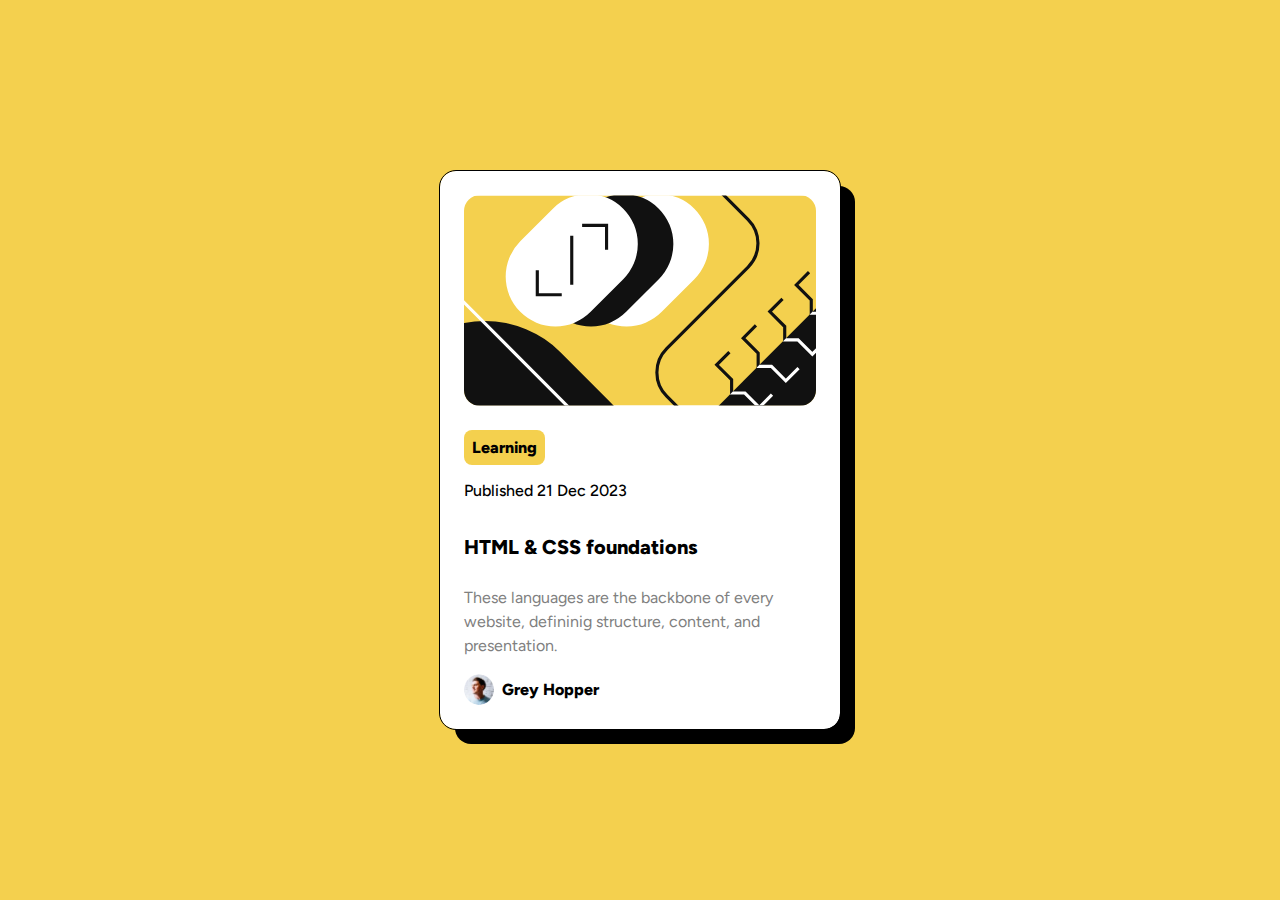
<file: Beginner-projects/blog-preview-card-main/index.html>
<!DOCTYPE html>
<html lang="en">
  <head>
    <meta charset="UTF-8" />
    <meta name="viewport" content="width=device-width, initial-scale=1.0" />
    <!-- displays site properly based on user's device -->
    <title>Frontend Mentor | Blog preview card</title>
    <link
      rel="icon"
      type="image/png"
      sizes="32x32"
      href="./assets/images/favicon-32x32.png"
    />
    <link rel="preconnect" href="https://fonts.googleapis.com" />
    <link rel="preconnect" href="https://fonts.gstatic.com" crossorigin />
    <link
      href="https://fonts.googleapis.com/css2?family=Figtree:ital,wght@0,300..900;1,300..900&display=swap"
      rel="stylesheet"
    />
    <link rel="stylesheet" href="style.css" />
  </head>
  <body>
    <!-- <div class="container">
      <img
        src="assets/images/illustration-article.svg"
        alt="illustration image"
        class="main-image"
      />

      <div class="learning-content">
        <button>Learning</button>
        <p>Published 21 Dec 2023</p>
      </div>

      <div class="main-content">
        <h2>HTML & CSS foundations</h2>
        <p>
          These languages are the backbone of every website, defininig
          structure, conten t, and presentation
        </p>
      </div>

      <div class="author-content">
        <img src="assets/images/image-avatar.webp" alt="avatar of the author" />
        <p>Grey Hooper</p>
      </div>
    </div> -->

    <!-- Referred Code -->
    <div class="card">
      <img
        src="assets/images/illustration-article.svg"
        alt="illustration image"
      />
      <p class="learning">Learning</p>
      <p class="published-date">Published 21 Dec 2023</p>
      <h1><a href="#">HTML & CSS foundations</a></h1>
      <p class="description">
        These languages are the backbone of every website, defininig structure,
        content, and presentation.
      </p>
      <div class="author-section">
        <img src="assets/images/image-avatar.webp" alt="image of the author" />
        <p class="author">Grey Hopper</p>
      </div>
    </div>
  </body>
</html>
</file>
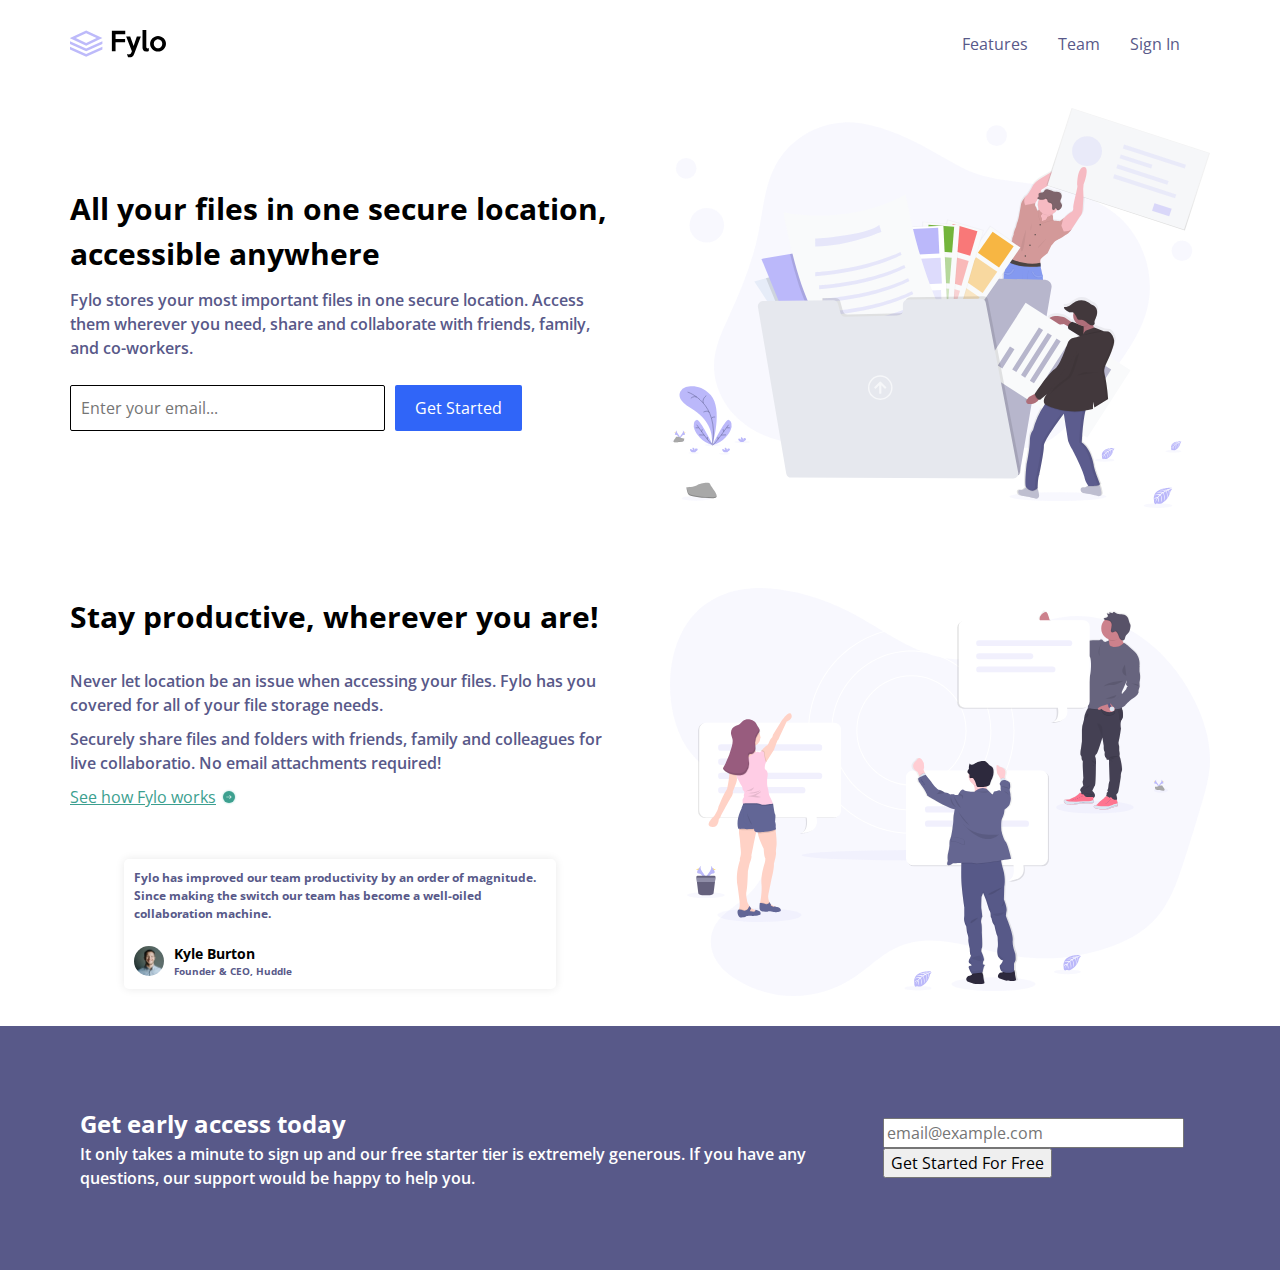
<file: Beginner-projects/fylo-landing-page-with-two-column-layout-master/index.html>
<!DOCTYPE html>
<html lang="en">
  <head>
    <meta charset="UTF-8" />
    <meta name="viewport" content="width=device-width, initial-scale=1.0" />
    <title>Fylo landing page with two column layout</title>
    <link
      rel="icon"
      type="image/png"
      sizes="32x32"
      href="./images/favicon-32x32.png"
    />
    <link rel="preconnect" href="https://fonts.googleapis.com" />
    <link rel="preconnect" href="https://fonts.gstatic.com" crossorigin />
    <link
      href="https://fonts.googleapis.com/css2?family=Raleway:ital,wght@0,100..900;1,100..900&display=swap"
      rel="stylesheet"
    />
    <link rel="preconnect" href="https://fonts.googleapis.com" />
    <link rel="preconnect" href="https://fonts.gstatic.com" crossorigin />
    <link
      href="https://fonts.googleapis.com/css2?family=Open+Sans:ital,wght@0,300..800;1,300..800&display=swap"
      rel="stylesheet"
    />
    <link rel="stylesheet" href="style.css" />
  </head>
  <body>
    <div class="container">
      <main class="main-container">
        <!-- Header navigation section -->
        <header class="main__header">
          <img class="logo" src="images/logo.svg" alt="fylo logo" />
          <nav>
            <ul class="navbar__items">
              <li class="hideMenu"><a href="#">Features</a></li>
              <li class="hideMenu"><a href="#">Team</a></li>
              <li class="hideMenu"><a href="#">Sign In</a></li>
              <li class="menu-button" onclick="showMenu()">
                <svg
                  xmlns="http://www.w3.org/2000/svg"
                  height="26"
                  viewBox="0 96 960 960"
                  width="26"
                >
                  <path
                    d="M120 816v-60h720v60H120Zm0-210v-60h720v60H120Zm0-210v-60h720v60H120Z"
                  />
                </svg>
              </li>
            </ul>

            <ul class="sidebar">
              <li onclick="hideSidebar()">
                <svg
                  xmlns="http://www.w3.org/2000/svg"
                  height="26"
                  viewBox="0 96 960 960"
                  width="26"
                >
                  <path
                    d="m249 849-42-42 231-231-231-231 42-42 231 231 231-231 42 42-231 231 231 231-42 42-231-231-231 231Z"
                  />
                </svg>
              </li>

              <li><a href="#">Features</a></li>
              <li><a href="#">Team</a></li>
              <li><a href="#">Sign In</a></li>
            </ul>
          </nav>
        </header>
        <!-- Main illustration section -->
        <section class="main__illustration">
          <picture>
            <img
              src="images/illustration-1.svg"
              alt=""
              class="illustration__image"
            />
          </picture>
          <div class="main__content">
            <h1>All your files in one secure location, accessible anywhere</h1>
            <p>
              Fylo stores your most important files in one secure location.
              Access them wherever you need, share and collaborate with friends,
              family, and co-workers.
            </p>
            <div class="flex__input">
              <input
                type="email"
                id="name"
                name="name"
                required
                minlength="4"
                maxlength="8"
                size="30"
                placeholder="Enter your email..."
              />
              <button class="btn__start">Get Started</button>
            </div>
          </div>
        </section>
        <!-- End of Main Illustration section -->
        <!-- Second illustration section -->
        <section class="secondary__illustration">
          <picture>
            <img
              src="images/illustration-2.svg"
              alt="illustration second image"
              class="illustration__image"
            />
          </picture>
          <!-- Secondary content section -->
          <div class="secondary__content">
            <div class="secondary__content__details">
              <h1>Stay productive, wherever you are!</h1>
              <p>
                Never let location be an issue when accessing your files. Fylo
                has you covered for all of your file storage needs.
              </p>
              <p class="secondary__paragraph">
                Securely share files and folders with friends, family and
                colleagues for live collaboratio. No email attachments required!
              </p>

              <a href="#"
                >See how Fylo works
                <svg
                  width="16"
                  height="16"
                  xmlns="http://www.w3.org/2000/svg"
                  xmlns:xlink="http://www.w3.org/1999/xlink"
                >
                  <defs>
                    <circle id="b" cx="6" cy="6" r="6" />
                    <filter
                      x="-25%"
                      y="-25%"
                      width="150%"
                      height="150%"
                      filterUnits="objectBoundingBox"
                      id="a"
                    >
                      <feOffset in="SourceAlpha" result="shadowOffsetOuter1" />
                      <feGaussianBlur
                        stdDeviation="1"
                        in="shadowOffsetOuter1"
                        result="shadowBlurOuter1"
                      />
                      <feColorMatrix
                        values="0 0 0 0 0.239215686 0 0 0 0 0.62745098 0 0 0 0 0.560784314 0 0 0 0.793506567 0"
                        in="shadowBlurOuter1"
                      />
                    </filter>
                  </defs>
                  <g fill="none" fill-rule="evenodd">
                    <g transform="translate(2 2)">
                      <use fill="#000" filter="url(#a)" xlink:href="#b" />
                      <use fill="#3DA08F" xlink:href="#b" />
                    </g>
                    <path
                      d="M8.582 6l-.363.35 1.452 1.4H5.333v.5h4.338L8.22 9.65l.363.35 2.074-2z"
                      fill="#FFF"
                    />
                  </g>
                </svg>
              </a>
            </div>

            <!-- Author testimonial section -->
            <div class="author__testimonial">
              <div class="testimonial__container">
                <p>
                  Fylo has improved our team productivity by an order of
                  magnitude. Since making the switch our team has become a
                  well-oiled collaboration machine.
                </p>
                <!-- Details about author section -->
                <div class="author__div">
                  <img
                    src="images/avatar-testimonial.jpg"
                    alt="image of the testimonial author"
                    class="author__image"
                  />
                  <!-- Author details section -->
                  <div class="author__details">
                    <h4>Kyle Burton</h4>
                    <p>Founder & CEO, Huddle</p>
                  </div>
                </div>
              </div>
            </div>
          </div>
        </section>
        <!-- End of secondary section -->
      </main>
      <!-- Get Early section -->
      <section class="section__get">
        <article class="getearly__content">
          <h2>Get early access today</h2>
          <p>
            It only takes a minute to sign up and our free starter tier is
            extremely generous. If you have any questions, our support would be
            happy to help you.
          </p>
        </article>
        <form>
          <input
            type="email"
            id="name"
            name="name"
            required
            minlength="4"
            size="30"
            maxlength="8"
            placeholder="email@example.com"
          />
          <button>Get Started For Free</button>
        </form>
      </section>
      <!-- End of Get Early section -->
    </div>
    <script>
      function showMenu() {
        document.querySelector(".sidebar").style.display = "flex";
      }
      function hideSidebar() {
        document.querySelector(".sidebar").style.display = "none";
      }
    </script>
  </body>
</html>
</file>
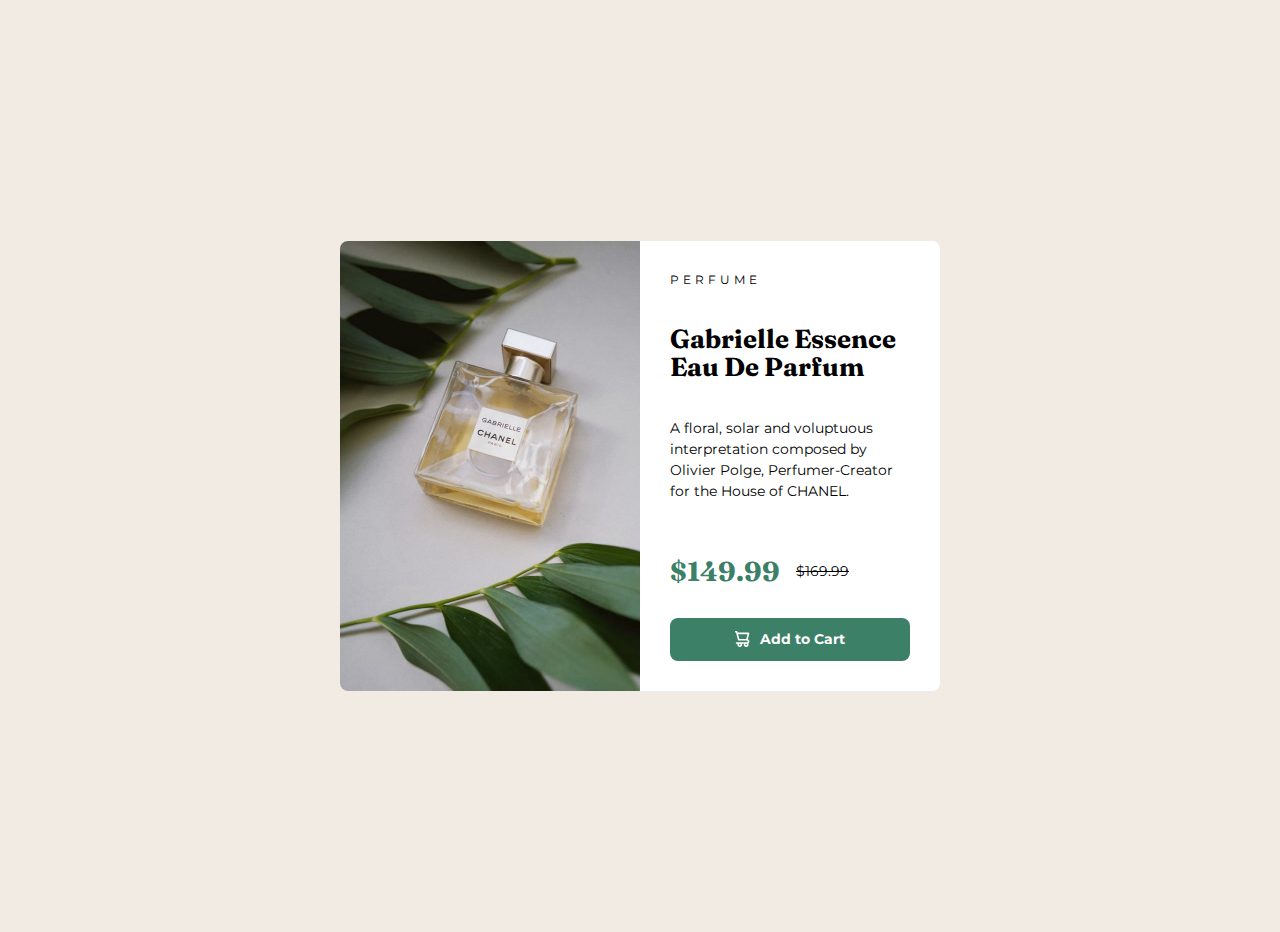
<file: Beginner-projects/product-preview-card-component-main/index.html>
<!DOCTYPE html>
<html lang="en">
  <head>
    <meta charset="UTF-8" />
    <meta name="viewport" content="width=device-width, initial-scale=1.0" />
    <title>Product preview card component</title>
    <link
      rel="icon"
      type="image/png"
      sizes="32x32"
      href="./images/favicon-32x32.png"
    />
    <link rel="preconnect" href="https://fonts.googleapis.com" />
    <link rel="preconnect" href="https://fonts.gstatic.com" crossorigin />
    <link
      href="https://fonts.googleapis.com/css2?family=Montserrat:ital,wght@0,100..900;1,100..900&display=swap"
      rel="stylesheet"
    />
    <link rel="preconnect" href="https://fonts.googleapis.com" />
    <link rel="preconnect" href="https://fonts.gstatic.com" crossorigin />
    <link
      href="https://fonts.googleapis.com/css2?family=Fraunces:ital,opsz,wght@0,9..144,100..900;1,9..144,100..900&display=swap"
      rel="stylesheet"
    />
    <link rel="stylesheet" href="style.css" />
  </head>
  <body>
    <main>
      <article class="product">
        <picture>
          <source
            srcset="images/image-product-desktop.jpg"
            media="(min-width: 600px)"
          />
          <img
            src="images/image-product-mobile.jpg"
            alt="gabrielle essence eau de parfum image"
            class="product-img"
          />
        </picture>

        <div class="product__content">
          <p class="product__category">perfume</p>
          <h1 class="product__title">gabrielle essence eau de parfum</h1>
          <p>
            A floral, solar and voluptuous interpretation composed by Olivier
            Polge, Perfumer-Creator for the House of CHANEL.
          </p>

          <div class="flex-price">
            <p class="product__price">$149.99</p>
            <p class="product__original_price"><s>$169.99</s></p>
          </div>

          <button class="button" data-icon="shopping-cart">Add to Cart</button>
        </div>
      </article>
    </main>
  </body>
</html>
</file>
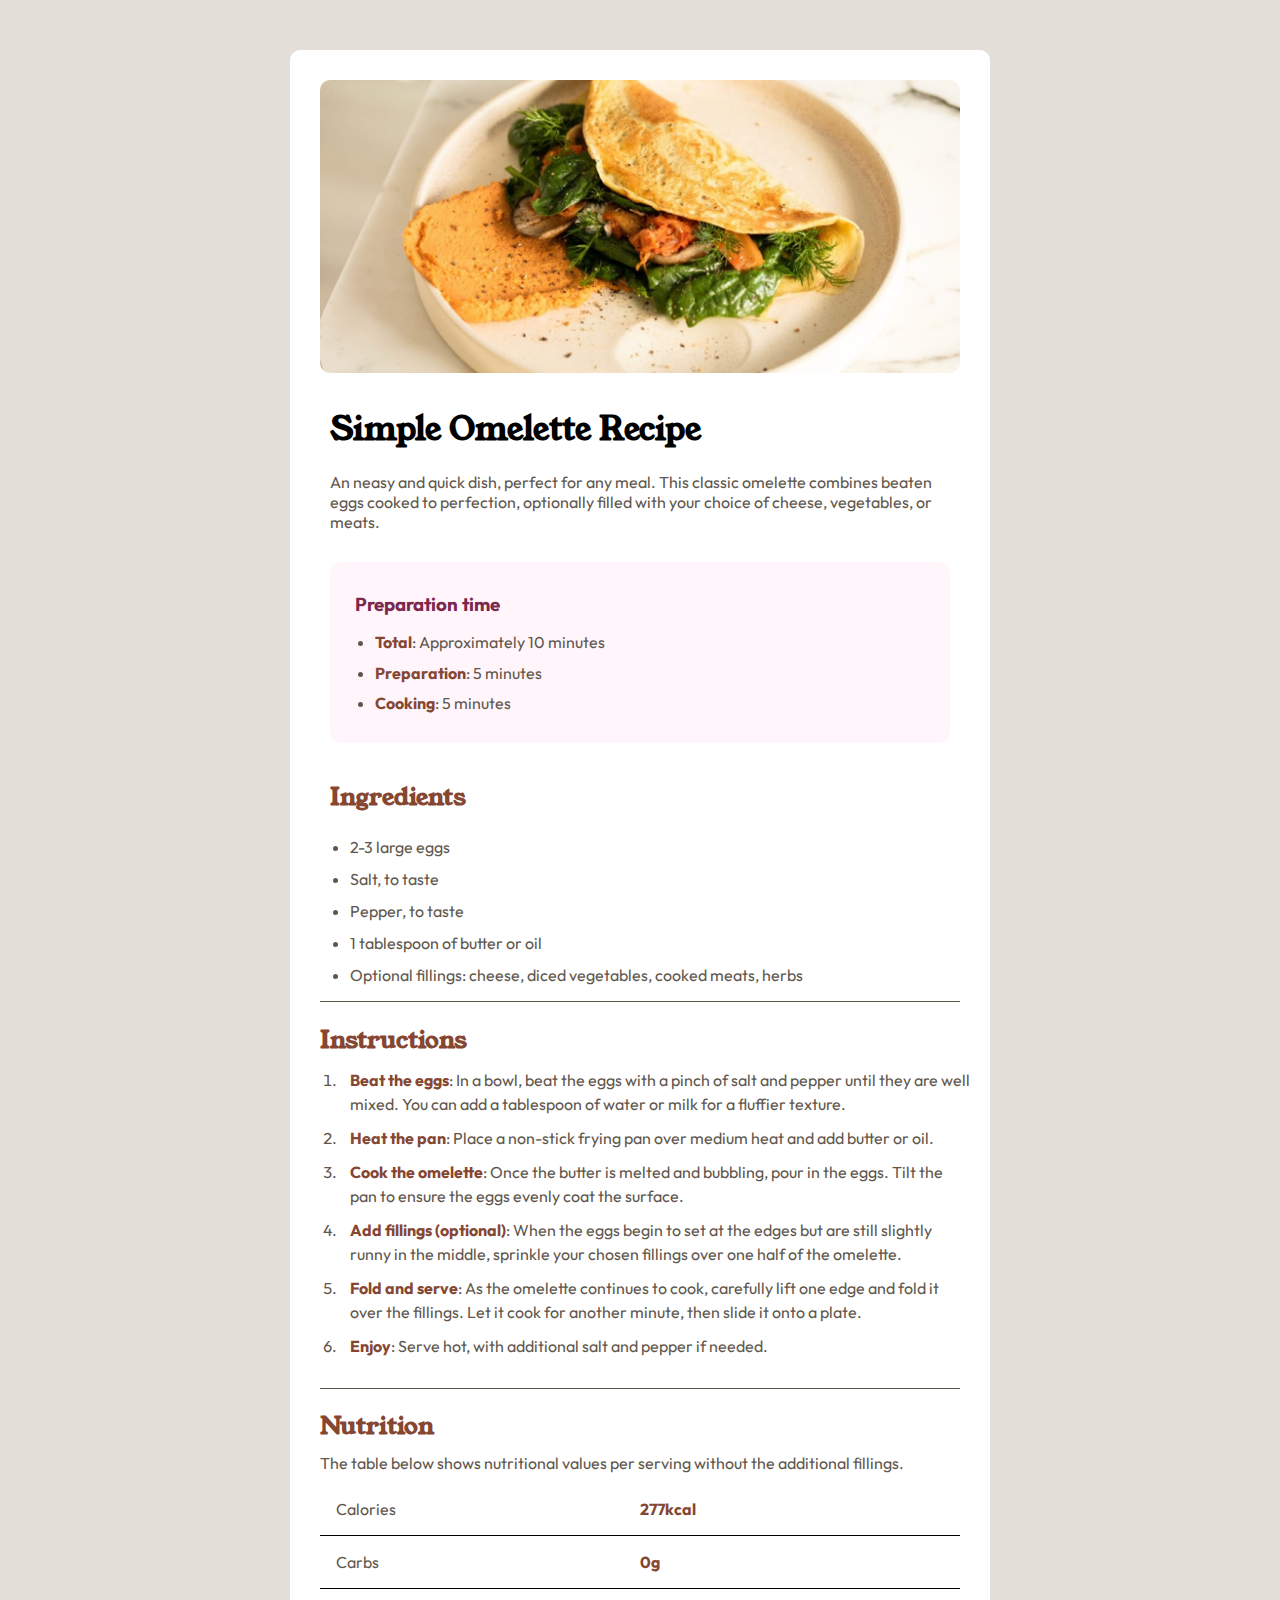
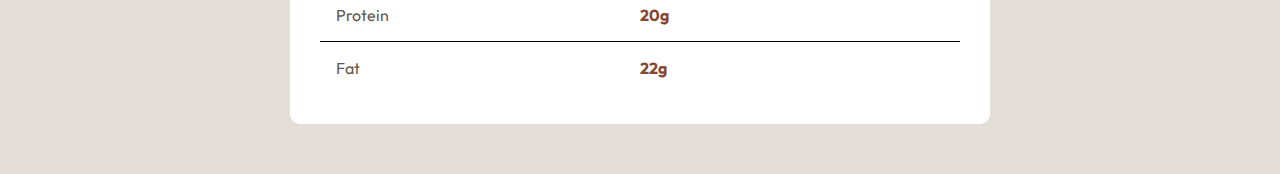
<file: Beginner-projects/recipe-page-main/index.html>
<!DOCTYPE html>
<html lang="en">
  <head>
    <meta charset="UTF-8" />
    <meta name="viewport" content="width=device-width, initial-scale=1.0" />
    <title>Recipe page</title>
    <link
      rel="icon"
      type="image/png"
      sizes="32x32"
      href="./assets/images/favicon-32x32.png"
    />
    <link rel="preconnect" href="https://fonts.googleapis.com" />
    <link rel="preconnect" href="https://fonts.gstatic.com" crossorigin />
    <link
      href="https://fonts.googleapis.com/css2?family=Young+Serif&display=swap"
      rel="stylesheet"
    />
    <link rel="preconnect" href="https://fonts.googleapis.com" />
    <link rel="preconnect" href="https://fonts.gstatic.com" crossorigin />
    <link
      href="https://fonts.googleapis.com/css2?family=Outfit:wght@100..900&display=swap"
      rel="stylesheet"
    />
    <link rel="stylesheet" href="style.css" />
  </head>
  <body>
    <div class="container">
      <img
        src="assets/images/image-omelette.jpeg"
        alt="image of an omlette"
        class="img-omelette"
      />
      <header>
        <h1 class="main-heading">simple omelette recipe</h1>
        <p class="main-description">
          An neasy and quick dish, perfect for any meal. This classic omelette
          combines beaten eggs cooked to perfection, optionally filled with your
          choice of cheese, vegetables, or meats.
        </p>

        <ul class="preparation-time">
          <h3>Preparation time</h3>
          <li><strong>Total</strong>: Approximately 10 minutes</li>
          <li><strong>Preparation</strong>: 5 minutes</li>
          <li><strong>Cooking</strong>: 5 minutes</li>
        </ul>

        <ul class="ingredients">
          <h2>Ingredients</h2>
          <li>2-3 large eggs</li>
          <li>Salt, to taste</li>
          <li>Pepper, to taste</li>
          <li>1 tablespoon of butter or oil</li>
          <li>
            Optional fillings: cheese, diced vegetables, cooked meats, herbs
          </li>
        </ul>
      </header>

      <section>
        <h2 class="heading-instruction">Instructions</h2>
        <ol>
          <li>
            <span
              ><strong>Beat the eggs</strong>: In a bowl, beat the eggs with a
              pinch of salt and pepper until they are well mixed. You can add a
              tablespoon of water or milk for a fluffier texture.</span
            >
          </li>
          <li>
            <span
              ><strong>Heat the pan</strong>: Place a non-stick frying pan over
              medium heat and add butter or oil.</span
            >
          </li>
          <li>
            <span
              ><strong>Cook the omelette</strong>: Once the butter is melted and
              bubbling, pour in the eggs. Tilt the pan to ensure the eggs evenly
              coat the surface.</span
            >
          </li>
          <li>
            <span
              ><strong>Add fillings (optional)</strong>: When the eggs begin to
              set at the edges but are still slightly runny in the middle,
              sprinkle your chosen fillings over one half of the omelette.</span
            >
          </li>
          <li>
            <span
              ><strong>Fold and serve</strong>: As the omelette continues to
              cook, carefully lift one edge and fold it over the fillings. Let
              it cook for another minute, then slide it onto a plate.</span
            >
          </li>
          <li>
            <span
              ><strong>Enjoy</strong>: Serve hot, with additional salt and
              pepper if needed.</span
            >
          </li>
        </ol>
      </section>
      <aside>
        <h2>Nutrition</h2>
        <p>
          The table below shows nutritional values per serving without the
          additional fillings.
        </p>
        <table>
          <tr>
            <td>Calories</td>
            <td><strong>277kcal</strong></td>
          </tr>
          <tr>
            <td>Carbs</td>
            <td><strong>0g</strong></td>
          </tr>
          <tr>
            <td>Protein</td>
            <td><strong>20g</strong></td>
          </tr>
          <tr>
            <td>Fat</td>
            <td><strong>22g</strong></td>
          </tr>
        </table>
      </aside>
    </div>
  </body>
</html>
</file>
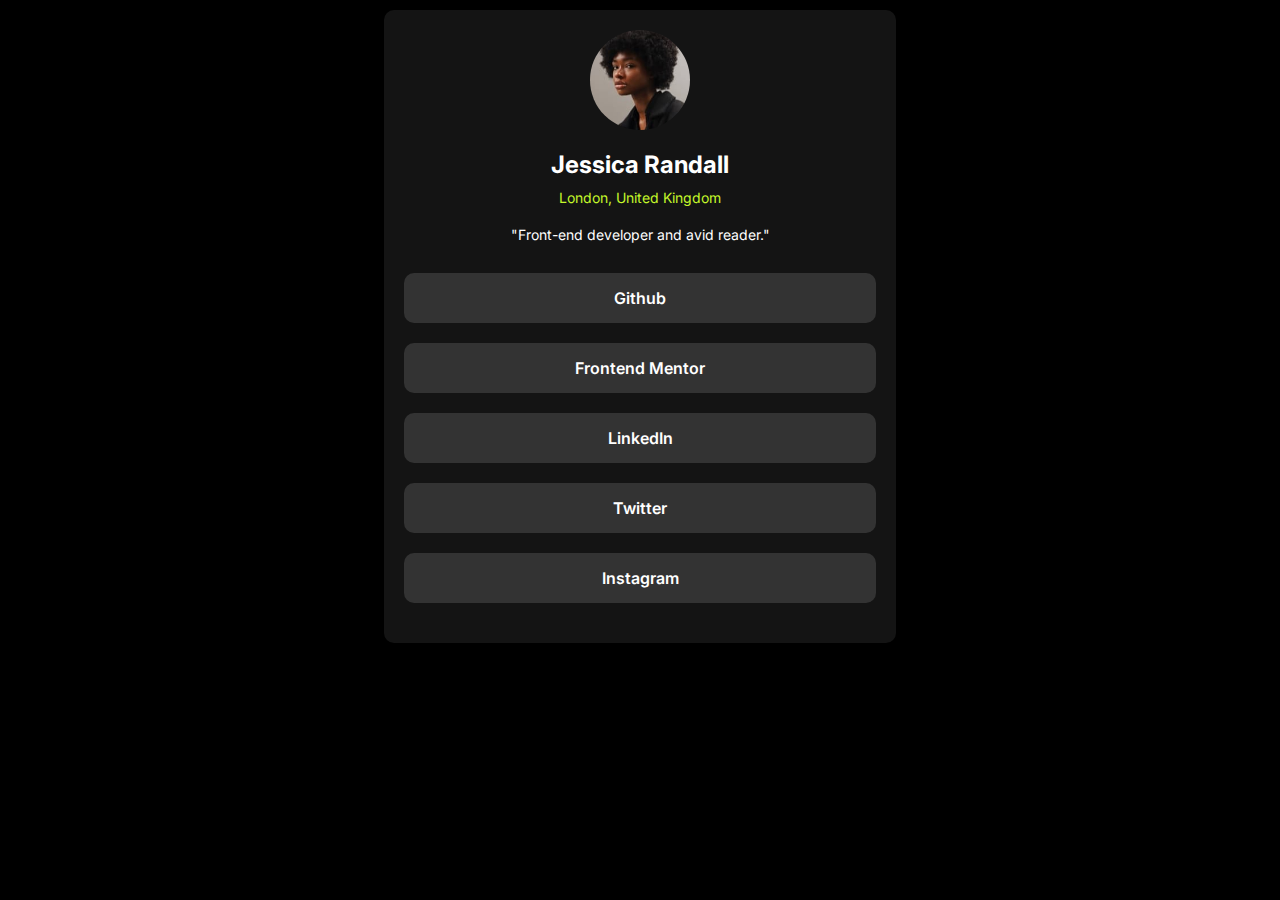
<file: Beginner-projects/social-links-profile-main/index.html>
<!DOCTYPE html>
<html lang="en">
  <head>
    <meta charset="UTF-8" />
    <meta name="viewport" content="width=device-width, initial-scale=1.0" />
    <title>Frontend Mentor | Social links profile</title>
    <link
      rel="icon"
      type="image/png"
      sizes="32x32"
      href="./assets/images/favicon-32x32.png"
    />
    <link rel="preconnect" href="https://fonts.googleapis.com" />
    <link rel="preconnect" href="https://fonts.gstatic.com" crossorigin />
    <link
      href="https://fonts.googleapis.com/css2?family=Inter:wght@100..900&display=swap"
      rel="stylesheet"
    />
    <link rel="stylesheet" href="style.css" />
  </head>
  <body>
    <div class="container">
      <div class="person-profile">
        <img
          src="assets/images/avatar-jessica.jpeg"
          alt="image of the person"
          class="person-avatar"
        />
        <h2>Jessica Randall</h2>
        <p class="person-place">London, United Kingdom</p>
        <p class="person-domain">"Front-end developer and avid reader."</p>
      </div>
      <div class="links">
        <ul class="profile-links">
          <li>Github</li>
          <li>Frontend Mentor</li>
          <li>LinkedIn</li>
          <li>Twitter</li>
          <li>Instagram</li>
        </ul>
      </div>
    </div>
  </body>
</html>
</file>
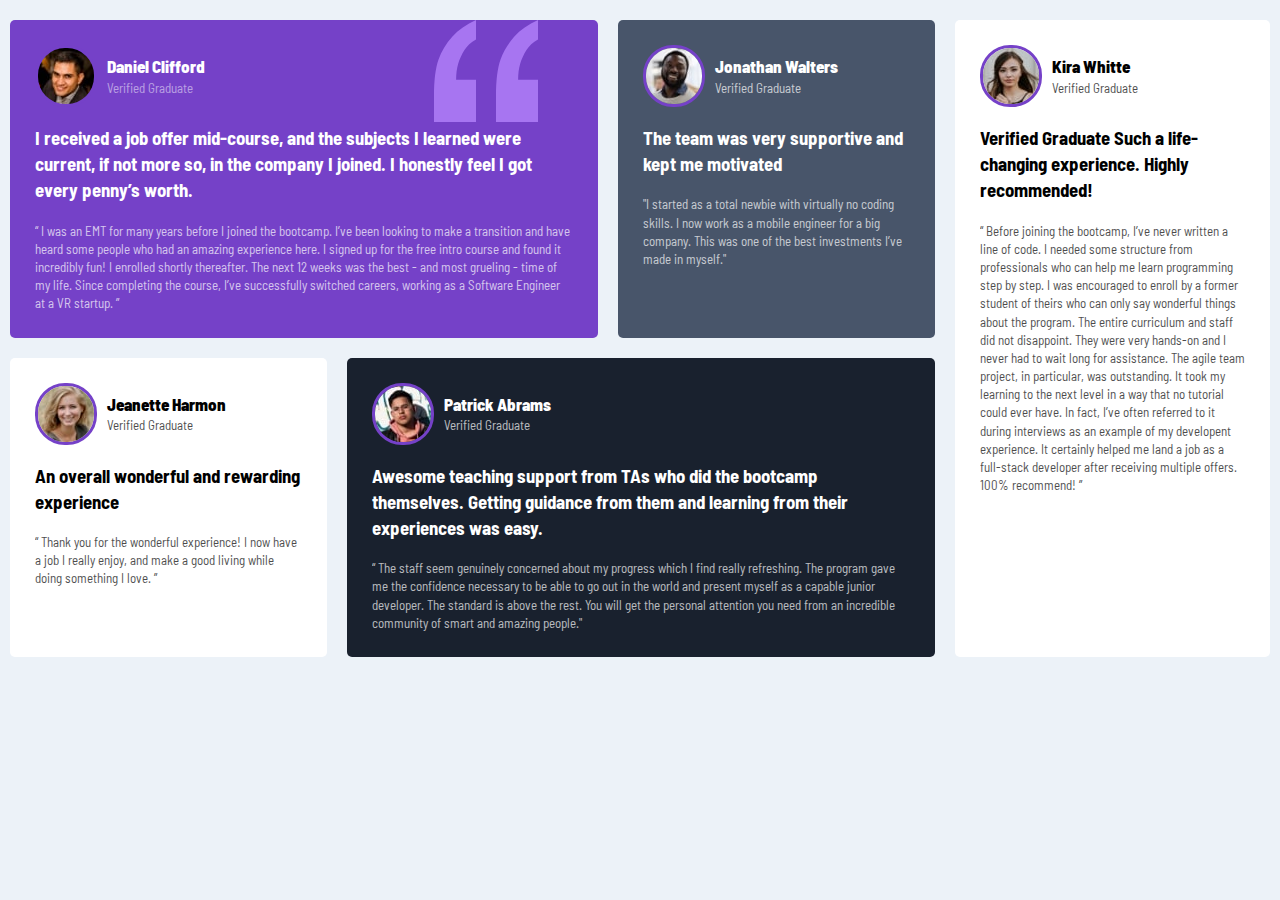
<file: Beginner-projects/testimonials-grid-section-main/index.html>
<!DOCTYPE html>
<html lang="en">
  <head>
    <meta charset="UTF-8" />
    <meta name="viewport" content="width=device-width, initial-scale=1.0" />
    <!-- displays site properly based on user's device -->
    <title>Testimonials Page</title>

    <link
      rel="icon"
      type="image/png"
      sizes="32x32"
      href="./images/favicon-32x32.png"
    />
    <link rel="stylesheet" href="style.css" />
    <link rel="preconnect" href="https://fonts.googleapis.com" />
    <link rel="preconnect" href="https://fonts.gstatic.com" crossorigin />
    <link
      href="https://fonts.googleapis.com/css2?family=Barlow+Semi+Condensed:wght@500;600;700&display=swap"
      rel="stylesheet"
    />
  </head>
  <body>
    <div class="testimonials-grid">
      <div class="main-container">
        <div id="top">
          <div class="testimonial-1 grid-item">
            <img
              class="quote"
              src="images/bg-pattern-quotation.svg"
              alt="a quote picture"
            />
            <div class="person">
              <img
                src="images/image-daniel.jpg"
                alt="daniel giving his knowledge"
              />
              <div class="person-detail">
                <p class="author">Daniel Clifford</p>
                <p class="verified">Verified Graduate</p>
              </div>
            </div>
            <h3 class="person-testimonial">
              I received a job offer mid-course, and the subjects I learned were
              current, if not more so, in the company I joined. I honestly feel
              I got every penny’s worth.
            </h3>
            <p>
              “ I was an EMT for many years before I joined the bootcamp. I’ve
              been looking to make a transition and have heard some people who
              had an amazing experience here. I signed up for the free intro
              course and found it incredibly fun! I enrolled shortly thereafter.
              The next 12 weeks was the best - and most grueling - time of my
              life. Since completing the course, I’ve successfully switched
              careers, working as a Software Engineer at a VR startup. ”
            </p>
          </div>

          <div class="testimonial-2 grid-item">
            <div class="person">
              <img
                src="images/image-jonathan.jpg"
                alt="daniel giving his knowledge"
              />
              <div class="person-detail">
                <p class="author">Jonathan Walters</p>
                <p>Verified Graduate</p>
              </div>
            </div>
            <h3 class="person-testimonial">
              The team was very supportive and kept me motivated
            </h3>
            <p>
              "I started as a total newbie with virtually no coding skills. I
              now work as a mobile engineer for a big company. This was one of
              the best investments I’ve made in myself."
            </p>
          </div>
        </div>
        <div id="bottom">
          <div class="testimonial-3 grid-item">
            <div class="person">
              <img
                src="images/image-jeanette.jpg"
                alt="daniel giving his knowledge"
              />
              <div class="person-detail">
                <p class="author">Jeanette Harmon</p>
                <p>Verified Graduate</p>
              </div>
            </div>
            <h3 class="person-testimonial">
              An overall wonderful and rewarding experience
            </h3>
            <p>
              “ Thank you for the wonderful experience! I now have a job I
              really enjoy, and make a good living while doing something I love.
              ”
            </p>
          </div>
          <div class="testimonial-4 grid-item">
            <div class="person">
              <img
                src="images/image-patrick.jpg"
                alt="daniel giving his knowledge"
              />
              <div class="person-detail">
                <p class="author">Patrick Abrams</p>
                <p>Verified Graduate</p>
              </div>
            </div>
            <h3 class="person-testimonial">
              Awesome teaching support from TAs who did the bootcamp themselves.
              Getting guidance from them and learning from their experiences was
              easy.
            </h3>
            <p>
              “ The staff seem genuinely concerned about my progress which I
              find really refreshing. The program gave me the confidence
              necessary to be able to go out in the world and present myself as
              a capable junior developer. The standard is above the rest. You
              will get the personal attention you need from an incredible
              community of smart and amazing people."
            </p>
          </div>
        </div>
      </div>
      <div class="testimonial-5 grid-item">
        <div class="person">
          <img src="images/image-kira.jpg" alt="daniel giving his knowledge" />
          <div class="person-detail">
            <p class="author">Kira Whitte</p>
            <p>Verified Graduate</p>
          </div>
        </div>
        <h3 class="person-testimonial">
          Verified Graduate Such a life-changing experience. Highly recommended!
        </h3>
        <p>
          “ Before joining the bootcamp, I’ve never written a line of code. I
          needed some structure from professionals who can help me learn
          programming step by step. I was encouraged to enroll by a former
          student of theirs who can only say wonderful things about the program.
          The entire curriculum and staff did not disappoint. They were very
          hands-on and I never had to wait long for assistance. The agile team
          project, in particular, was outstanding. It took my learning to the
          next level in a way that no tutorial could ever have. In fact, I’ve
          often referred to it during interviews as an example of my developent
          experience. It certainly helped me land a job as a full-stack
          developer after receiving multiple offers. 100% recommend! ”
        </p>
      </div>
    </div>
  </body>
</html>
</file>
<file: Beginner-projects/blog-preview-card-main/style.css>
/* * 

{
  margin: 0;
  padding: 0;
  box-sizing: border-box;
}

body {
  font-family: "Figtree", sans-serif;
  background-color: #f4d04e;
}

.container {
  width: 400px;
  border: 1px solid #000;
  border-right: 10px solid #000;
  border-radius: 10px;
  margin: 50px auto;
  padding: 20px;
  background-color: #fff;
}

.main-image {
  border-radius: 10px;
  width: 100%;
}

.learning-content {
  margin-top: 20px;
}

.learning-content button {
  background-color: #f4d04e;
  padding: 10px;
  font-size: 16px;
  border: 0;
  font-weight: 800;
  border-radius: 5px;
  margin-bottom: 5px;
}

.learning-content p {
  font-size: 16px;
  margin-top: 10px;
}

.main-content {
  margin-top: 20px;
}

.main-content h2 {
  font-weight: 800;
  margin-bottom: 15px;
}

.main-content p {
  color: #808080;
  line-height: 1.5;
}

.author-content {
  display: flex;
  align-items: center;
  gap: 10px;
  margin-top: 40px;
}

.author-content img {
  height: 40px;
}

.author-content p {
  font-weight: 800;
  font-size: 16px;
} */

/* Referred code */
* {
  margin: 0;
  padding: 0;
  box-sizing: border-box;
}

body {
  background-color: #f4d04e;
  min-height: 100vh;
  font-family: "Figtree", sans-serif;
  display: grid;
  place-content: center;
}

img {
  width: 100%;
  display: block;
}

.card {
  background-color: #fff;
  max-width: 400px;
  padding: 1.5rem;
  margin: 1rem;
  position: relative;
  border-radius: 1rem;
  outline: 1px solid #000;
}

.card::before {
  content: "";
  display: block;
  width: 100%;
  height: 100%;
  background-color: #000;
  position: absolute;
  top: 15px;
  right: -15px;
  border-radius: 1rem;
  z-index: -1;
}

.card img {
  border-radius: 1rem;
}

.card .learning {
  background-color: #f4d04e;
  width: min-content;
  margin-top: 24px;
  padding: 8px;
  font-weight: 800;
  border-radius: 8px;
}

.card .published-date {
  margin-top: 1rem;
  font-weight: 500;
}

.card h1 {
  margin: 1.5rem 0;
}

.card h1 a {
  color: #000;
  font-size: 24px;
  font-weight: 800;
  /* line-height: 1; */
  text-decoration: none;
}

.card h1 a:hover {
  color: #f4d04e;
}

.card .description {
  color: #808080;
  line-height: 1.5;
}

.card .author-section {
  margin-top: 16px;
  display: flex;
  align-items: center;
  gap: 0.5rem;
}

.card .author-section img {
  width: 30px;
}

.card .author-section .author {
  font-weight: 800;
}

@media (min-width: 375px) {
  .card h1 a {
    font-size: 1.25rem;
  }
}
</file>
<file: Beginner-projects/fylo-landing-page-with-two-column-layout-master/style.css>
/*
  1. Use a more-intuitive box-sizing model.
*/
*,
*::before,
*::after {
  box-sizing: border-box;
}
/*
  2. Remove default margin
*/
* {
  margin: 0;
}
/*
  Typographic tweaks!
  3. Add accessible line-height
  4. Improve text rendering
*/
body {
  line-height: 1.5;
  -webkit-font-smoothing: antialiased;
}
/*
  5. Improve media defaults
*/
img,
picture,
video,
canvas,
svg {
  display: block;
  max-width: 100%;
}
/*
  6. Remove built-in form typography styles
*/
input,
button,
textarea,
select {
  font: inherit;
}
/*
  7. Avoid text overflows
*/
p,
h1,
h2,
h3,
h4,
h5,
h6 {
  overflow-wrap: break-word;
}

p {
  font-size: 16px;
  font-weight: 600;
}

:root {
  --very-darkblue: hsl(243, 87%, 12%);
  --desaturated-blue: hsl(238, 22%, 44%);
  --bright-blue: hsl(224, 93%, 58%);
  --moderate-cyan: hsl(170, 45%, 43%);
  --light-grayish-blue: hsl(240, 75%, 98%);
  --light-gray: hsl(0, 0%, 75%);
  --white: #fff;
  --black: #000;

  --ff-raleway: "Raleway", sans-serif;
  --ff-opensans: "Open Sans", sans-serif;

  --fw-raleways-400: 400;
  --fw-raleways-700: 700;
  --fw-opensans-400: 400;
}

body {
  font-family: var(--ff-opensans);
  font-weight: var(--fw-opensans-400);
  color: var(--desaturated-blue);
}

/* General styles for whole container */

.main-container {
  max-width: 1200px;
  margin: 0 auto;
  padding: 30px;
}

/* Styles for header */

.main__header {
  display: flex;
  align-items: center;
  justify-content: space-between;
}

.logo {
  width: 5.5rem;
}

.navbar__items {
  display: flex;
  align-items: center;
  justify-content: center;
  padding: 0;
}

.navbar__items li {
  font-size: 14px;
  list-style: none;
  margin-right: 30px;
}

.navbar__items li:last-child {
  margin: 0;
}

.navbar__items li a {
  text-decoration: none;
  color: var(--desaturated-blue);
}

.sidebar {
  position: fixed;
  top: 0;
  right: 0;
  height: 100vh;
  width: 250px;
  background-color: rgba(255, 255, 255, 0.15);
  backdrop-filter: blur(12px);
  box-shadow: -10px 0 10px rgba(0, 0, 0, 0.1);
  list-style: none;
  display: none;
  flex-direction: column;
  align-items: flex-start;
  justify-content: flex-start;
  padding: 30px;
}

.sidebar li {
  display: grid;
  font-size: 16px;
  margin-bottom: 20px;
}

.sidebar li a {
  text-decoration: none;
}

.menu-button {
  width: 40px;
  display: none;
}

/* Main illustration section */

.main__illustration {
  display: grid;
  /* grid-template-columns: 1fr 1fr; */
  align-items: center;
  margin-top: 50px;
  gap: 60px;
}

.illustration__image {
  display: block;
  width: 100%;
}

.main__content {
  display: flex;
  flex-direction: column;
  flex-shrink: 1;
}

.main__content h1 {
  font-size: 30px;
  color: var(--black);
  line-height: 1.5;
  margin-bottom: 12px;
}

.main__content p {
  font-weight: 600;
  margin-bottom: 25px;
}

.flex__input {
  display: flex;
  flex-direction: column;
  gap: 10px;
}

.flex__input input {
  padding: 10px;
  border: 1px solid var(--black);
  border-radius: 2px;
}

.btn__start {
  border: 0;
  border-radius: 2px;
  background-color: var(--bright-blue);
  color: var(--white);
  padding: 10px 20px;
}

/* Second illustration section */
.secondary__illustration {
  /* background-image: url(images/bg-curve-desktop.svg);
  background-repeat: no-repeat; */
  /* background-color: #f8f8fe; */
  display: grid;
  align-items: center;
  margin-top: 80px;
  gap: 60px;
}

.secondary__content {
  display: grid;
  row-gap: 30px;
}

.secondary__content h1 {
  font-size: 30px;
  color: var(--black);
  line-height: 1.5;
  margin-bottom: 30px;
}

.secondary__paragraph {
  margin: 10px 0;
}

.secondary__illustration a {
  display: inline-flex;
  align-items: center;
  color: var(--moderate-cyan);
}

svg {
  margin-left: 5px;
  vertical-align: middle;
}

.author__testimonial {
  /* width: 400px; */
  background-color: #fff;
  /* padding: 30px;s */
  margin-top: 20px;
}

.testimonial__container {
  width: 80%;
  margin: auto;
  border-radius: 5px;
  padding: 10px;
  box-shadow: 0 0 10px rgba(0, 0, 0, 0.09);
}

.testimonial__container p {
  font-size: 12px;
  margin-bottom: 20px;
  font-weight: bold;
}

.author__div {
  display: flex;
  align-items: center;
  gap: 10px;
}

.author__image {
  width: 30px;
  height: 30px;
  border-radius: 50%;
}

.author__details h4 {
  color: var(--black);
  font-size: 14px;
}

.author__details p {
  font-size: 10px;
  margin: 0;
}

.section__get {
  background-color: var(--desaturated-blue);
  color: #fff;
  padding: 80px;
  display: flex;
  align-items: center;
  gap: 50px;
}

.early__input {
  width: 100%;
  display: grid;
  gap: 10px;
}

.early__input input {
  padding: 10px;
}

.early__input button {
  background-color: var(--bright-blue);
  border: 0;
  padding: 10px;
  color: #fff;
  font-size: 14px;
}

@media (max-width: 400px) {
  .hideMenu {
    display: none;
  }
  .menu-button {
    display: block;
  }
  .secondary__content__details,
  .main__content {
    text-align: center;
  }

  .main__content h1 {
    font-size: 22px;
    margin-bottom: 26px;
  }

  .main__content p {
    font-size: 14px;
  }

  .secondary__content__details h1 {
    font-size: 16px;
    margin-bottom: 20px;
  }

  .secondary__content__details p {
    text-align: start;
    font-size: 14px;
  }
}

@media (min-width: 600px) {
  .main__illustration,
  .secondary__illustration {
    grid-template-columns: 1fr 1fr;
  }

  .flex__input {
    flex-direction: row;
  }
  .main__content,
  .secondary__content {
    order: -1;
  }

  .section__get {
    grid-template-columns: 1fr 1fr;
  }
}

@media (min-width: 800px) {
  .logo {
    width: 6rem;
  }
  .navbar__items li {
    font-size: 16px;
    list-style: none;
    margin-right: 30px;
  }
}
</file>
<file: Beginner-projects/product-preview-card-component-main/style.css>
/*
  1. Use a more-intuitive box-sizing model.
*/
*,
*::before,
*::after {
  box-sizing: border-box;
}
/*
  2. Remove default margin
*/
* {
  margin: 0;
  padding: 0;
}
/*
  Typographic tweaks!
  3. Add accessible line-height
  4. Improve text rendering
*/
body {
  line-height: 1.5;
  -webkit-font-smoothing: antialiased;
}
/*
  5. Improve media defaults
*/
img,
picture,
video,
canvas,
svg {
  display: block;
  max-width: 100%;
}
/*
  6. Remove built-in form typography styles
*/
input,
button,
textarea,
select {
  font: inherit;
}
/*
  7. Avoid text overflows
*/
p,
h1,
h2,
h3,
h4,
h5,
h6 {
  overflow-wrap: break-word;
}

p {
  font-size: 14px;
}

:root {
  --clr--darkcyan: hsl(158, 36%, 37%);
  --clr--darkcyan-2: hsl(158, 36%, 20%);
  --clr-cream: hsl(30, 38%, 92%);
  --clr-darkblue: hsl(212, 21%, 14%);
  --clr-dark-grayishblue: hsl(228, 12%, 48%);
  --clr-white: hsl(0, 0%, 100%);

  --ff-montserrat: "Montserrat", sans-serif;
  --ff-fraunces: "Fraunces", sans-serif;

  --fw-montserrat-500: 500;
  --fw-montserrat-700: 700;
  --fw-fraunces: 700;
}

/* general stylings */

body {
  background-color: var(--clr-cream);
  font-family: var(--ff-montserrat);
  display: grid;
  height: 100vh;
  place-content: center;
  margin: 1rem;
}

/* product stylings */
.product {
  background-color: var(--clr-white);
  border-radius: 0.5rem;
  overflow: hidden;
  display: grid;
  max-width: 600px;
}

.product__content {
  padding: 30px;
  display: grid;
  gap: 15px;
}

.product__category {
  text-transform: uppercase;
  font-size: 12px;
  letter-spacing: 0.25rem;
}

.product__title {
  text-transform: capitalize;
  font-family: var(--ff-fraunces);
  line-height: 1.7rem;
  font-size: 26px;
}

.flex-price {
  display: flex;
  gap: 1rem;
  flex-wrap: wrap;
  align-items: center;
}

.product__price {
  font-size: 1.7rem;
  font-family: var(--ff-fraunces);
  font-weight: var(--fw-fraunces);
  color: var(--clr--darkcyan);
}

.button {
  background-color: var(--clr--darkcyan);
  padding: 15px 20px;
  color: white;
  border: 0;
  border-radius: 0.5rem;
  font-weight: var(--fw-montserrat-700);
  display: inline-flex;
  gap: 0.6rem;
  justify-content: center;
  align-items: center;
  font-size: 14px;
}

.button[data-icon="shopping-cart"]::before {
  content: "";
  width: 15px;
  height: 16px;
  background-image: url(images/icon-cart.svg);
}

.button:hover {
  background-color: var(--clr--darkcyan-2);
}

/* responsive style: media queries */
@media (min-width: 600px) {
  .product {
    grid-template-columns: 1fr 1fr;
  }

  .button {
    padding: 0;
  }
}
</file>
<file: Beginner-projects/recipe-page-main/style.css>
* {
  margin: 0;
  padding: 0;
  box-sizing: border-box;
}

:root {
  --nutmeg: #854632;
  --dark-raspberry: #7b284f;
  --white: #ffffff;
  --rose-white: #fff5fa;
  --light-grey: #e4ded8;
  --wenge-brown: #5f574e;
  --dark-chorcoal: #302d2c;
}

body {
  background-color: var(--light-grey);
  font-family: "Outfit", sans-serif;
  color: var(--wenge-brown);
}

.container {
  /* width: 70%; */
  padding: 30px;
  background-color: var(--white);
  border-radius: 10px;
}

header {
  border-bottom: 1px solid var(--wenge-brown);
  padding: 10px;
}

.img-omelette {
  width: 100%;
  border-radius: 10px;
}

.main-heading {
  text-transform: capitalize;
  margin-top: 20px;
  color: #000;
  font-family: "Young Serif", sans-serif;
}

.main-description {
  margin-top: 20px;
  margin-bottom: 30px;
  font-size: 16px;
}

.preparation-time {
  background-color: var(--rose-white);
  padding: 25px;
  line-height: 1.9;
  border-radius: 10px;
  margin-bottom: 30px;
}

.preparation-time h3 {
  margin-bottom: 5px;
  color: var(--dark-raspberry);
}

.preparation-time li {
  margin-left: 20px;
}

.ingredients {
  line-height: 2;
}

.ingredients h2 {
  font-family: "Young serif", sans-serif;
  color: var(--nutmeg);
  margin-bottom: 10px;
}

.ingredients li {
  margin-left: 20px;
}

section {
  margin-top: 20px;
  line-height: 1.5;
  border-bottom: 1px solid var(--wenge-brown);
}

.heading-instruction {
  font-family: "Young serif", sans-serif;
  color: var(--nutmeg);
  margin-bottom: 10px;
}

section ol {
  margin-left: 20px;
  line-height: 1.5;
  margin-bottom: 30px;
}

section ol li {
  margin-bottom: 10px;
}

section ol li span {
  position: relative;
  left: 10px;
}
aside {
  margin-top: 20px;
}

aside h2 {
  font-family: "Young serif", sans-serif;
  color: var(--nutmeg);
  margin-bottom: 10px;
}

aside p {
  margin-bottom: 10px;
}

table {
  border-collapse: collapse;
  width: 100%;
}

table tr {
  display: grid;
  grid-template-columns: repeat(2, 1fr);
  padding: 1rem;
  border-bottom: 1px solid #000;
}

table tr:last-child {
  border: none;
}

strong {
  color: var(--nutmeg);
}

@media (min-width: 768px) {
  .container {
    width: 700px;
    margin: 50px auto;
  }
}
</file>
<file: Beginner-projects/testimonials-grid-section-main/style.css>
* {
  margin: 0;
  padding: 0;
  box-sizing: border-box;
}

body {
  background-color: #ecf2f8;
  font-family: "Barlow Semi Condensed", sans-serif;
}

.testimonials-grid {
  margin: 20px;
  padding: 20px 10px;
}

.grid-item {
  padding: 25px;
  margin-bottom: 20px;
  border-radius: 5px;
}

.testimonial-1 {
  background-color: #7541c8;
  color: white;
  position: relative;
}

.testimonial-2 {
  background-color: #48556a;
  color: white;
}

.testimonial-3 {
  background-color: #fff;
}

.testimonial-4 {
  background-color: #19212e;
  color: white;
}

.testimonial-5 {
  background-color: #fff;
}

.person {
  display: flex;
  align-items: center;
  margin-bottom: 18px;
}

.person img {
  border-radius: 30px;
  border: 0.2rem solid #7541c8;
}

.quote {
  position: absolute;
  right: 60px;
  top: 0;
}

.person-detail {
  margin-left: 10px;
}

.person-testimonial {
  margin-bottom: 18px;
  line-height: 1.4;
}

p {
  font-size: 13px;
  opacity: 70%;
  line-height: 1.4;
}

.author {
  opacity: 100%;
  font-size: 17px;
  font-weight: 800;
}

.verified {
  opacity: 50%;
}

@media (min-width: 576px) {
  .testimonials-grid,
  #top,
  #bottom,
  .main-container {
    display: flex;
  }

  .testimonials-grid {
    max-width: 1440px;
    margin: 0 auto;
  }

  .main-container {
    flex-direction: column;
    flex-basis: 75%;
  }

  .testimonial-5 {
    flex-basis: 25%;
  }

  .testimonial-1,
  .testimonial-4 {
    flex-basis: 65%;
  }

  .testimonial-2,
  .testimonial-3 {
    flex-basis: 35%;
  }

  .main-container .grid-item {
    margin-right: 20px;
  }
}
</file>
<file: Beginner-projects/social-links-profile-main/style.css>
/* Global reset and box-sizing */
* {
  margin: 0;
  padding: 0;
  box-sizing: border-box;
}

/* CSS Variables for theme colors */
:root {
  --green: hsl(75, 94%, 57%);
  --white: hsl(0, 0%, 100%);
  --grey: hsl(0, 0%, 20%);
  --dark-grey: hsl(0, 0%, 12%);
  --off-black: hsl(0, 0%, 8%);
  --black: #000;
}

/* Base styles */
body {
  background-color: var(--black);
  font-family: "Inter", sans-serif;
}

/* Container styling */
.container {
  max-width: 40%;
  color: var(--white);
  margin: 10px auto;
  background-color: var(--off-black);
  padding: 20px;
  border-radius: 10px;
}

/* Person profile styling */
.person-profile {
  display: flex;
  flex-direction: column;
  align-items: center;
  justify-content: center;
}

.person-avatar {
  width: 100px;
  border-radius: 50%;
  margin-bottom: 20px;
}

.person-profile h2 {
  margin-bottom: 10px;
}

.person-place,
.person-domain {
  font-size: 14px;
}

.person-place {
  color: var(--green);
  margin-bottom: 20px;
}

/* Links styling */
.links {
  margin-top: 30px;
}

.profile-links {
  list-style: none;
  padding: 0;
}

.profile-links li {
  background-color: var(--grey);
  color: var(--white);
  font-weight: 600;
  margin-bottom: 20px;
  text-align: center;
  padding: 15px 50px;
  border-radius: 10px;
  cursor: pointer;
  transition: background-color 0.3s, color 0.3s;
}

.profile-links li a {
  text-decoration: none;
  color: inherit; /* Ensure link color inherits the li color */
}

.profile-links li:active {
  background-color: var(--green);
  color: var(--black);
}
</file>
